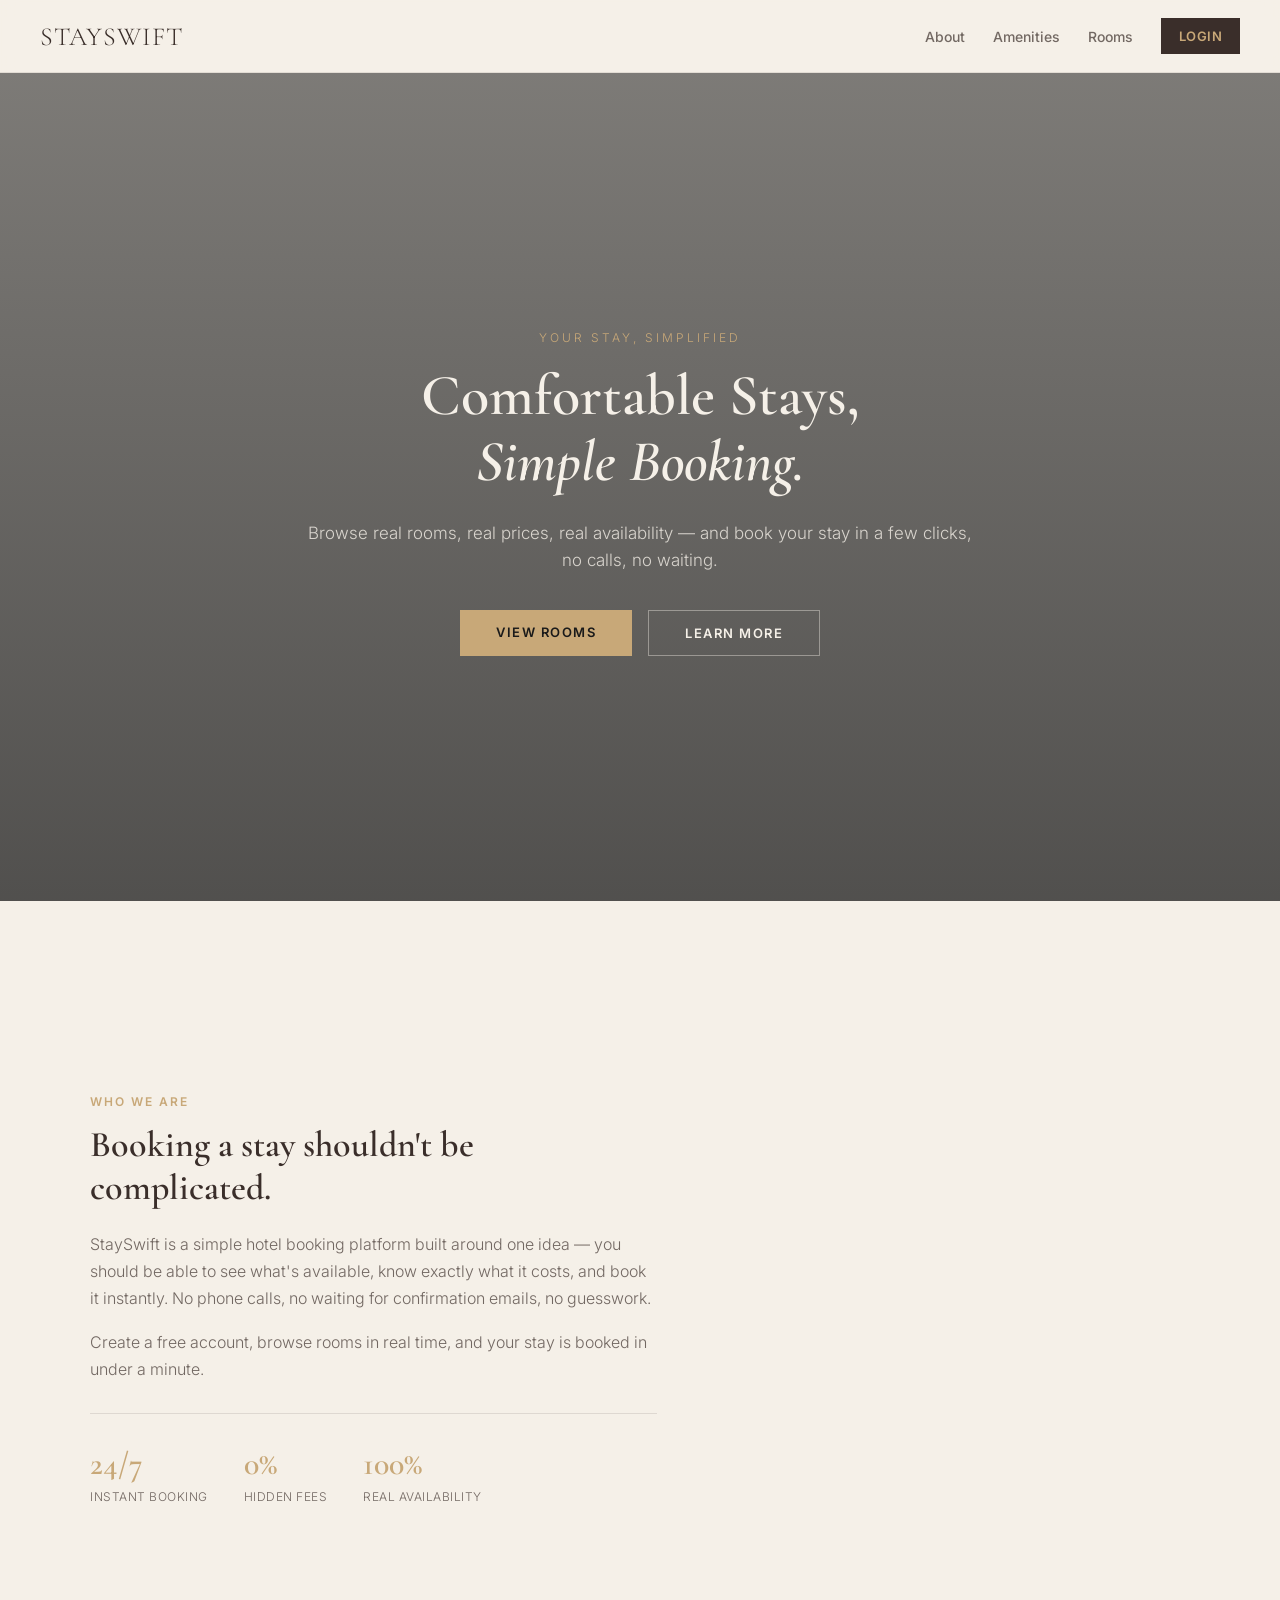
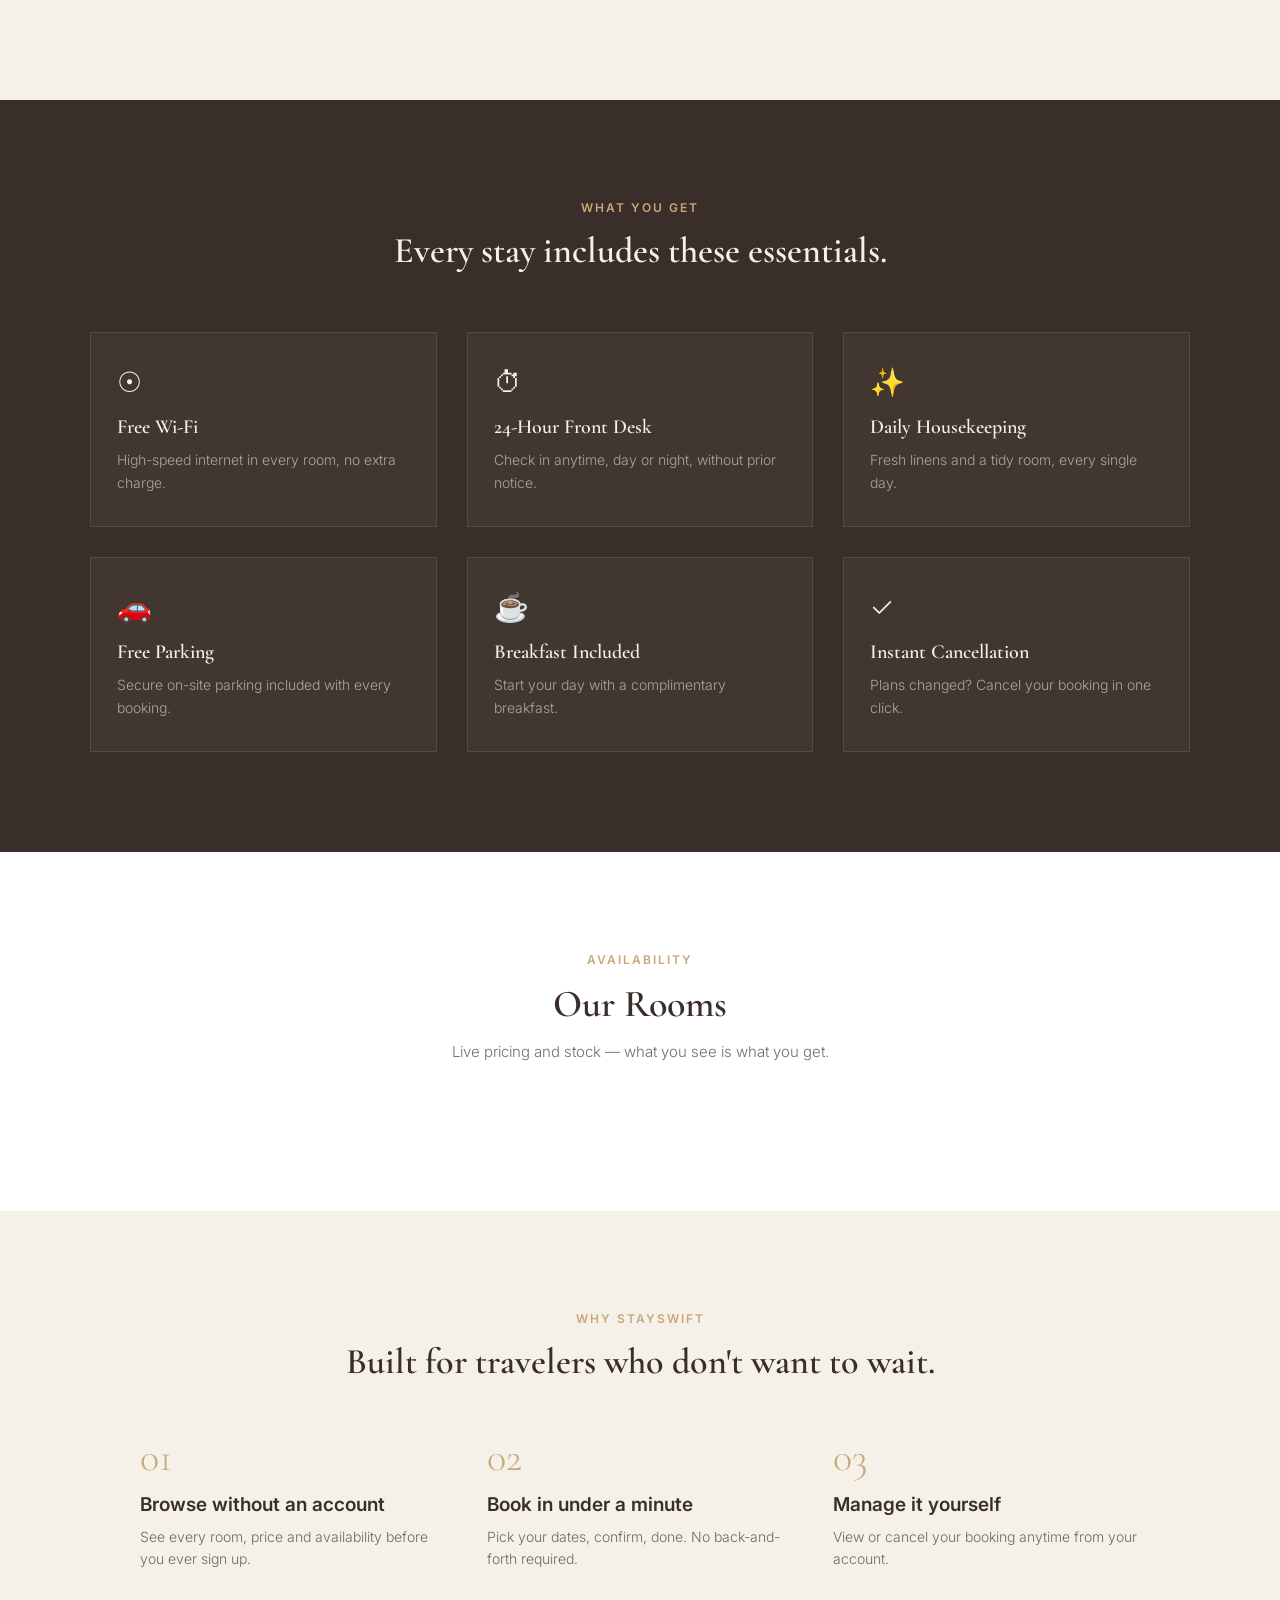
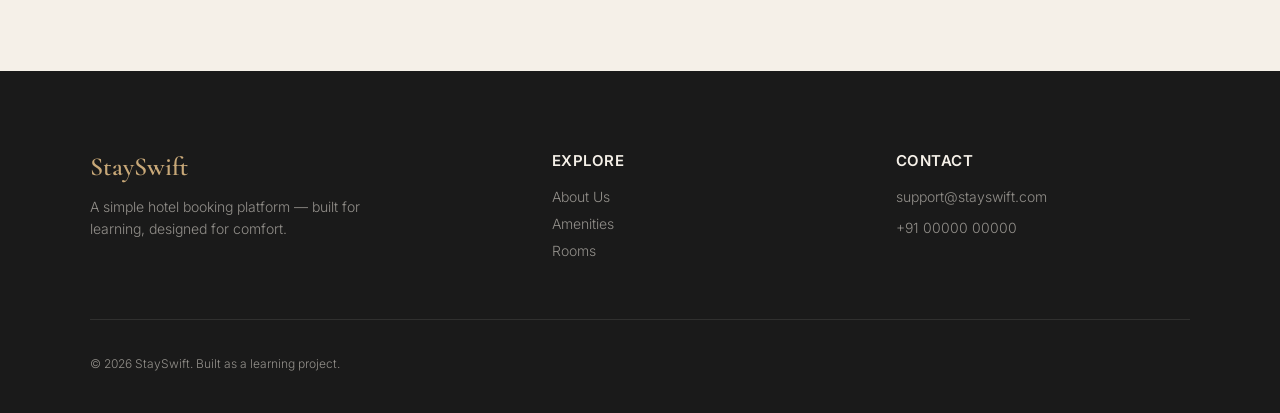
<file: src/main/resources/static/index.html>
<!DOCTYPE html>
<html lang="en" class="scroll-smooth">
<head>
    <meta charset="UTF-8">
    <meta name="viewport" content="width=device-width, initial-scale=1.0">
    <title>StaySwift | Comfortable Stays, Simple Booking</title>
    <link rel="preconnect" href="https://fonts.googleapis.com">
    <link rel="preconnect" href="https://fonts.gstatic.com" crossorigin>
    <link href="https://fonts.googleapis.com/css2?family=Cormorant+Garamond:wght@400;500;600;700&family=Inter:wght@300;400;500;600&display=swap" rel="stylesheet">
    <link rel="stylesheet" href="style.css">
</head>
<body>

<nav class="navbar">
    <a href="index.html" class="brand">StaySwift</a>
    <div class="nav-links">
        <a href="#about">About</a>
        <a href="#amenities">Amenities</a>
        <a href="#rooms">Rooms</a>
        <span id="navLinks"></span>
    </div>
</nav>

<header class="hero">
    <div class="hero-bg"></div>
    <div class="hero-overlay"></div>
    <div class="hero-content">
        <p class="hero-eyebrow">Your stay, simplified</p>
        <h1>Comfortable Stays,<br><span class="italic">Simple Booking.</span></h1>
        <p class="hero-sub">Browse real rooms, real prices, real availability — and book your stay in a few clicks, no calls, no waiting.</p>
        <div class="hero-actions">
            <a href="#rooms" class="btn-primary">View Rooms</a>
            <a href="#about" class="btn-outline">Learn More</a>
        </div>
    </div>
</header>

<section id="about" class="about">
    <div class="about-grid">
        <div class="about-text">
            <span class="eyebrow">Who we are</span>
            <h2>Booking a stay shouldn't be complicated.</h2>
            <p>StaySwift is a simple hotel booking platform built around one idea — you should
                be able to see what's available, know exactly what it costs, and book it instantly.
                No phone calls, no waiting for confirmation emails, no guesswork.</p>
            <p>Create a free account, browse rooms in real time, and your stay is booked in
                under a minute.</p>
            <div class="about-stats">
                <div class="stat">
                    <h3>24/7</h3>
                    <p>Instant Booking</p>
                </div>
                <div class="stat">
                    <h3>0%</h3>
                    <p>Hidden Fees</p>
                </div>
                <div class="stat">
                    <h3>100%</h3>
                    <p>Real Availability</p>
                </div>
            </div>
        </div>
        <div class="about-image">
            <div class="about-image-box"></div>
        </div>
    </div>
</section>

<section id="amenities" class="amenities">
    <div class="amenities-header">
        <span class="eyebrow">What you get</span>
        <h2>Every stay includes these essentials.</h2>
    </div>

    <div class="amenities-grid">
        <div class="amenity-card">
            <div class="amenity-icon">&#9737;</div>
            <h3>Free Wi-Fi</h3>
            <p>High-speed internet in every room, no extra charge.</p>
        </div>
        <div class="amenity-card">
            <div class="amenity-icon">&#9201;</div>
            <h3>24-Hour Front Desk</h3>
            <p>Check in anytime, day or night, without prior notice.</p>
        </div>
        <div class="amenity-card">
            <div class="amenity-icon">&#10024;</div>
            <h3>Daily Housekeeping</h3>
            <p>Fresh linens and a tidy room, every single day.</p>
        </div>
        <div class="amenity-card">
            <div class="amenity-icon">&#128663;</div>
            <h3>Free Parking</h3>
            <p>Secure on-site parking included with every booking.</p>
        </div>
        <div class="amenity-card">
            <div class="amenity-icon">&#9749;</div>
            <h3>Breakfast Included</h3>
            <p>Start your day with a complimentary breakfast.</p>
        </div>
        <div class="amenity-card">
            <div class="amenity-icon">&#10003;</div>
            <h3>Instant Cancellation</h3>
            <p>Plans changed? Cancel your booking in one click.</p>
        </div>
    </div>
</section>

<section id="rooms" class="rooms-section">
    <div class="rooms-header">
        <span class="eyebrow">Availability</span>
        <h2>Our Rooms</h2>
        <p>Live pricing and stock — what you see is what you get.</p>
    </div>

    <div id="roomsList" class="rooms-grid">
        <!-- rooms loaded here by JS -->
    </div>
</section>

<section class="why">
    <div class="why-inner">
        <span class="eyebrow">Why StaySwift</span>
        <h2>Built for travelers who don't want to wait.</h2>
        <div class="why-grid">
            <div class="why-item">
                <span class="why-number">01</span>
                <h4>Browse without an account</h4>
                <p>See every room, price and availability before you ever sign up.</p>
            </div>
            <div class="why-item">
                <span class="why-number">02</span>
                <h4>Book in under a minute</h4>
                <p>Pick your dates, confirm, done. No back-and-forth required.</p>
            </div>
            <div class="why-item">
                <span class="why-number">03</span>
                <h4>Manage it yourself</h4>
                <p>View or cancel your booking anytime from your account.</p>
            </div>
        </div>
    </div>
</section>

<footer class="footer">
    <div class="footer-grid">
        <div class="footer-brand">
            <h3>StaySwift</h3>
            <p>A simple hotel booking platform — built for learning, designed for comfort.</p>
        </div>
        <div class="footer-col">
            <h4>Explore</h4>
            <a href="#about">About Us</a>
            <a href="#amenities">Amenities</a>
            <a href="#rooms">Rooms</a>
        </div>
        <div class="footer-col">
            <h4>Contact</h4>
            <p>support@stayswift.com</p>
            <p>+91 00000 00000</p>
        </div>
    </div>
    <div class="footer-bottom">
        <p>&copy; 2026 StaySwift. Built as a learning project.</p>
    </div>
</footer>

<div id="bookingModal" class="modal" style="display:none;">
    <div class="modal-content">
        <h2>Book Room</h2>
        <p id="modalRoomType"></p>
        <input type="hidden" id="modalRoomId">

        <label>Check-In Date</label>
        <input type="date" id="checkInDate">

        <label>Check-Out Date</label>
        <input type="date" id="checkOutDate">

        <button onclick="confirmBooking()">Confirm Booking</button>
        <button onclick="closeModal()" class="secondary">Cancel</button>
        <p id="bookingMsg" class="message"></p>
    </div>
</div>

<script src="script.js"></script>
</body>
</html>
</file>
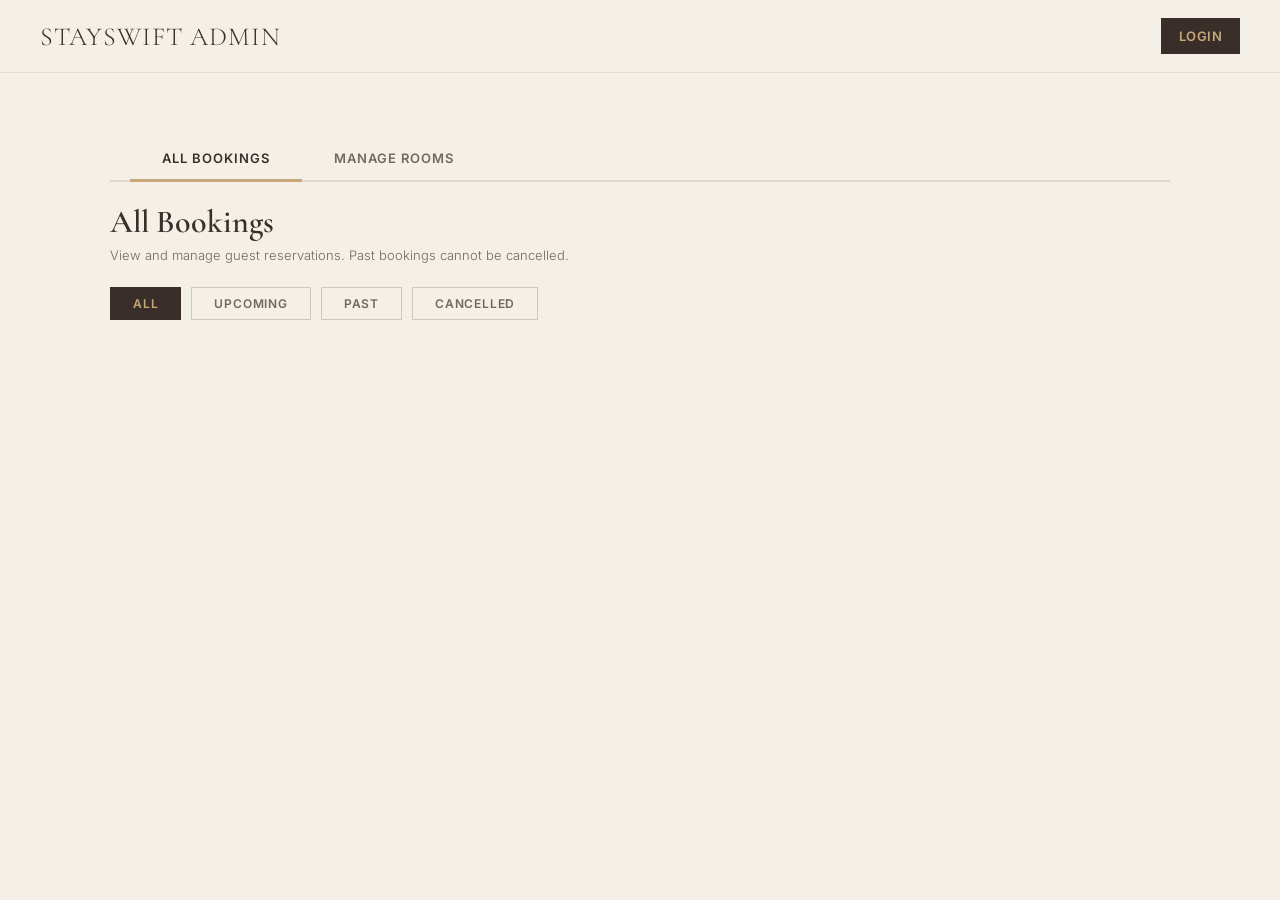
<file: src/main/resources/static/admin.html>
<!DOCTYPE html>
<html lang="en">
<head>
    <meta charset="UTF-8">
    <title>StaySwift - Admin</title>
    <link rel="preconnect" href="https://fonts.googleapis.com">
    <link href="https://fonts.googleapis.com/css2?family=Cormorant+Garamond:wght@400;500;600;700&family=Inter:wght@300;400;500;600&display=swap" rel="stylesheet">
    <link rel="stylesheet" href="style.css">
    <style>
        :root {
            --cream: #F5F0E8;
            --brown: #3A2E2A;
            --brown-soft: rgba(58, 46, 42, 0.7);
            --gold: #C8A878;
        }

        body { min-height: 100vh; position: relative; }

        .admin-bg {
            position: fixed;
            inset: 0;
            background-image: url('https://images.unsplash.com/photo-1566073771259-6a8506099945?q=80&w=2400&auto=format&fit=crop');
            background-size: cover;
            background-position: center;
            z-index: 0;
        }

        .admin-bg-overlay {
            position: fixed;
            inset: 0;
            background: rgba(245, 240, 232, 0.92);
            z-index: 1;
        }

        .navbar, .admin-wrapper { position: relative; z-index: 2; }

        /* Tabs */
        .admin-tabs {
            display: flex;
            max-width: 1100px;
            margin: 32px auto 0;
            padding: 0 20px;
            border-bottom: 2px solid rgba(58,46,42,0.12);
        }

        .tab-btn {
            padding: 13px 32px;
            background: transparent;
            border: none;
            border-bottom: 3px solid transparent;
            margin-bottom: -2px;
            font-family: 'Inter', sans-serif;
            font-size: 13px;
            font-weight: 600;
            text-transform: uppercase;
            letter-spacing: 1px;
            color: var(--brown-soft);
            cursor: pointer;
            transition: color 0.2s, border-color 0.2s;
        }

        .tab-btn:hover { color: var(--brown); }
        .tab-btn.active { color: var(--brown); border-bottom: 3px solid var(--gold); }

        .tab-panel { display: none; }
        .tab-panel.active { display: block; }

        .admin-wrapper {
            max-width: 1100px;
            margin: 0 auto;
            padding: 32px 20px 60px;
        }

        .section-heading {
            font-family: 'Cormorant Garamond', serif;
            font-size: 32px;
            color: var(--brown);
            margin: 0 0 6px;
        }

        .section-sub { font-size: 13px; color: var(--brown-soft); margin: 0 0 24px; }

        /* Add room card */
        .add-room-card {
            background: #fff;
            border: 1px solid rgba(58,46,42,0.1);
            padding: 32px 36px;
            max-width: 520px;
            margin-bottom: 48px;
            box-shadow: 0 4px 20px rgba(58,46,42,0.06);
        }

        .add-room-card h3 {
            font-family: 'Cormorant Garamond', serif;
            font-size: 24px;
            color: var(--brown);
            margin: 0 0 20px;
        }

        .input-label {
            display: block;
            font-size: 11px;
            text-transform: uppercase;
            letter-spacing: 0.8px;
            color: var(--brown-soft);
            margin-bottom: 5px;
            margin-top: 14px;
            font-weight: 500;
        }

        .add-room-card input {
            width: 100%;
            padding: 10px 12px;
            border: 1px solid rgba(58,46,42,0.18);
            background: var(--cream);
            font-family: 'Inter', sans-serif;
            font-size: 14px;
            color: var(--brown);
            box-sizing: border-box;
            outline: none;
            transition: border-color 0.2s;
        }

        .add-room-card input:focus { border-color: var(--gold); }

        .add-room-card button {
            width: 100%;
            margin-top: 20px;
            padding: 12px;
            background: var(--brown);
            color: var(--gold);
            border: none;
            text-transform: uppercase;
            letter-spacing: 1.5px;
            font-size: 12px;
            font-weight: 600;
            cursor: pointer;
            font-family: 'Inter', sans-serif;
            transition: 0.25s;
        }

        .add-room-card button:hover { background: var(--gold); color: var(--brown); }

        .add-room-msg { font-size: 13px; margin-top: 12px; min-height: 18px; }

        /* Room cards */
        .rooms-grid {
            display: grid;
            grid-template-columns: repeat(auto-fill, minmax(280px, 1fr));
            gap: 24px;
        }

        .room-card {
            background: #fff;
            border: 1px solid rgba(58,46,42,0.08);
            padding: 24px;
            box-shadow: 0 4px 16px rgba(58,46,42,0.05);
        }

        .room-card h3 {
            font-family: 'Cormorant Garamond', serif;
            font-size: 22px;
            color: var(--brown);
            margin: 0 0 8px;
        }

        .room-card p { font-size: 14px; color: var(--brown-soft); margin: 4px 0; }

        .room-card .price {
            font-family: 'Cormorant Garamond', serif;
            font-size: 20px;
            color: var(--brown);
            font-weight: 600;
            margin-top: 10px;
        }

        .room-card .stock {
            color: #3f7d3f;
            font-size: 12px;
            font-weight: 600;
            text-transform: uppercase;
            letter-spacing: 0.5px;
        }

        /* Booking filters */
        .booking-filters {
            display: flex;
            gap: 10px;
            margin-bottom: 24px;
            flex-wrap: wrap;
        }

        .filter-btn {
            padding: 8px 22px;
            border: 1px solid rgba(58,46,42,0.2);
            background: transparent;
            font-family: 'Inter', sans-serif;
            font-size: 12px;
            font-weight: 600;
            text-transform: uppercase;
            letter-spacing: 0.8px;
            color: var(--brown-soft);
            cursor: pointer;
            transition: 0.2s;
        }

        .filter-btn:hover { background: var(--cream); color: var(--brown); }
        .filter-btn.active { background: var(--brown); color: var(--gold); border-color: var(--brown); }

        /* Booking cards */
        .bookings-grid {
            display: grid;
            grid-template-columns: repeat(auto-fill, minmax(300px, 1fr));
            gap: 20px;
        }

        .booking-card {
            background: #fff;
            border: 1px solid rgba(58,46,42,0.08);
            padding: 22px 24px;
            box-shadow: 0 4px 16px rgba(58,46,42,0.05);
        }

        .booking-card h3 {
            font-family: 'Cormorant Garamond', serif;
            font-size: 20px;
            color: var(--brown);
            margin: 0 0 10px;
        }

        .booking-card p { font-size: 13px; color: var(--brown-soft); margin: 4px 0; }

        .booking-badge {
            display: inline-block;
            font-size: 10px;
            font-weight: 700;
            text-transform: uppercase;
            letter-spacing: 0.8px;
            padding: 3px 10px;
            margin-bottom: 10px;
        }

        .badge-upcoming  { background: #eaf4ea; color: #3f7d3f; }
        .badge-past      { background: #f0f0f0; color: #888; }
        .badge-cancelled { background: #fbeaea; color: #a13b3b; }

        .status-confirmed { color: #3f7d3f; font-weight: 700; text-transform: uppercase; font-size: 11px; }
        .status-cancelled { color: #a13b3b; font-weight: 700; text-transform: uppercase; font-size: 11px; }
        .status-past      { color: #888;    font-weight: 700; text-transform: uppercase; font-size: 11px; }

        .delete-btn {
            width: 100%;
            margin-top: 14px;
            padding: 10px;
            background: #a13b3b;
            color: #fff;
            border: none;
            text-transform: uppercase;
            letter-spacing: 1px;
            font-size: 11px;
            font-weight: 600;
            cursor: pointer;
            font-family: 'Inter', sans-serif;
            transition: 0.2s;
        }

        .delete-btn:hover { background: #7d2c2c; }

        .no-data {
            grid-column: 1/-1;
            text-align: center;
            padding: 60px 20px;
            color: var(--brown-soft);
            font-size: 15px;
        }
    </style>
</head>
<body>

<div class="admin-bg"></div>
<div class="admin-bg-overlay"></div>

<nav class="navbar">
    <a href="admin.html" class="brand">StaySwift Admin</a>
    <div class="nav-links">
        <span id="navLinks"></span>
    </div>
</nav>

<div class="admin-wrapper">

    <div class="admin-tabs">
        <button class="tab-btn active" onclick="switchTab('bookings', this)">All Bookings</button>
        <button class="tab-btn" onclick="switchTab('rooms', this)">Manage Rooms</button>
    </div>

    <!-- ══ BOOKINGS TAB ══ -->
    <div id="tab-bookings" class="tab-panel active">
        <br>
        <h2 class="section-heading">All Bookings</h2>
        <p class="section-sub">View and manage guest reservations. Past bookings cannot be cancelled.</p>

        <div class="booking-filters">
            <button class="filter-btn active" onclick="filterBookings('all', this)">All</button>
            <button class="filter-btn" onclick="filterBookings('upcoming', this)">Upcoming</button>
            <button class="filter-btn" onclick="filterBookings('past', this)">Past</button>
            <button class="filter-btn" onclick="filterBookings('cancelled', this)">Cancelled</button>
        </div>

        <div id="adminBookingsList" class="bookings-grid"></div>
    </div>

    <!-- ══ ROOMS TAB ══ -->
    <div id="tab-rooms" class="tab-panel">
        <br>
        <h2 class="section-heading">Manage Rooms</h2>
        <p class="section-sub">Add new room types and view current inventory.</p>

        <div class="add-room-card">
            <h3>Add New Room</h3>
            <label class="input-label">Room Type</label>
            <input type="text" id="roomType" placeholder="e.g. Deluxe Suite">
            <label class="input-label">Description</label>
            <input type="text" id="roomDescription" placeholder="Short description of the room">
            <label class="input-label">Price Per Night (₹)</label>
            <input type="number" id="roomPrice" placeholder="e.g. 3500">
            <label class="input-label">Total Rooms (Quantity)</label>
            <input type="number" id="roomQuantity" placeholder="e.g. 10">
            <button onclick="addRoom()">Add Room</button>
            <p id="addRoomMsg" class="add-room-msg"></p>
        </div>

        <h3 style="font-family:'Cormorant Garamond',serif;font-size:22px;color:var(--brown);margin:0 0 16px;">Current Inventory</h3>
        <div id="adminRoomsList" class="rooms-grid"></div>
    </div>

</div>

<script src="script.js"></script>
<script>
    // All bookings stored here after fetch
    let allBookingsData = [];
    let currentFilter = 'all';

    // Tab switching
    function switchTab(name, btn) {
        document.querySelectorAll('.tab-panel').forEach(p => p.classList.remove('active'));
        document.querySelectorAll('.tab-btn').forEach(b => b.classList.remove('active'));
        document.getElementById('tab-' + name).classList.add('active');
        btn.classList.add('active');
    }

    // Filter bookings by type
    function filterBookings(type, btn) {
        currentFilter = type;
        document.querySelectorAll('.filter-btn').forEach(b => b.classList.remove('active'));
        btn.classList.add('active');
        renderBookings();
    }

    // Render based on current filter
    function renderBookings() {
        const list = document.getElementById('adminBookingsList');
        const today = new Date().toISOString().split('T')[0];

        let filtered = allBookingsData;

        if (currentFilter === 'upcoming') {
            filtered = allBookingsData.filter(b => b.checkInDate >= today && b.status === 'CONFIRMED');
        } else if (currentFilter === 'past') {
            filtered = allBookingsData.filter(b => b.checkOutDate < today);
        } else if (currentFilter === 'cancelled') {
            filtered = allBookingsData.filter(b => b.status === 'CANCELLED');
        }

        list.innerHTML = '';

        if (filtered.length === 0) {
            list.innerHTML = '<p class="no-data">No bookings found.</p>';
            return;
        }

        filtered.forEach(booking => {
            const isPast      = booking.checkOutDate < today;
            const isCancelled = booking.status === 'CANCELLED';
            const isUpcoming  = !isPast && !isCancelled;

            const badgeClass  = isCancelled ? 'badge-cancelled' : isPast ? 'badge-past' : 'badge-upcoming';
            const badgeText   = isCancelled ? 'Cancelled' : isPast ? 'Past' : 'Upcoming';
            const statusClass = isCancelled ? 'status-cancelled' : isPast ? 'status-past' : 'status-confirmed';
            const statusText  = isCancelled ? 'Cancelled' : isPast ? 'Completed' : 'Confirmed';

            // Only upcoming confirmed bookings can be cancelled
            const cancelBtn = isUpcoming
                ? `<button class="delete-btn" onclick="adminCancelBooking(${booking.id})">Cancel Booking</button>`
                : '';

            list.innerHTML += `
                <div class="booking-card">
                    <span class="booking-badge ${badgeClass}">${badgeText}</span>
                    <h3>${booking.room.roomType}</h3>
                    <p>Booked by: <strong>${booking.email}</strong></p>
                    <p>Check-In: ${booking.checkInDate}</p>
                    <p>Check-Out: ${booking.checkOutDate}</p>
                    <p>Total: ₹${booking.totalAmount}</p>
                    <p class="${statusClass}" style="margin-top:8px;">${statusText}</p>
                    ${cancelBtn}
                </div>
            `;
        });
    }

    // Fetch all bookings and store in allBookingsData, then render
    async function fetchAndRenderBookings() {
        const token = localStorage.getItem('token');
        try {
            const response = await fetch("http://localhost:8080/admin/bookings", {
                headers: { 'Authorization': 'Bearer ' + token }
            });
            allBookingsData = await response.json();
            renderBookings();
        } catch (err) {
            console.log('Error loading bookings', err);
        }
    }

    // After adminCancelBooking (from script.js) runs, re-fetch so UI updates
    const _origAdminCancel = adminCancelBooking;
    async function adminCancelBooking(bookingId) {
        const token = localStorage.getItem('token');
        if (!confirm('Are you sure you want to cancel this booking?')) return;
        try {
            const response = await fetch("http://localhost:8080/admin/bookings/" + bookingId + "/cancel", {
                method: 'PUT',
                headers: { 'Authorization': 'Bearer ' + token }
            });
            if (response.ok) {
                alert('Booking cancelled successfully.');
                fetchAndRenderBookings();
            } else {
                const data = await response.text();
                alert(data);
            }
        } catch (err) {
            alert('Something went wrong.');
        }
    }

    // On page load
    fetchAndRenderBookings();
</script>
</body>
</html>
</file>
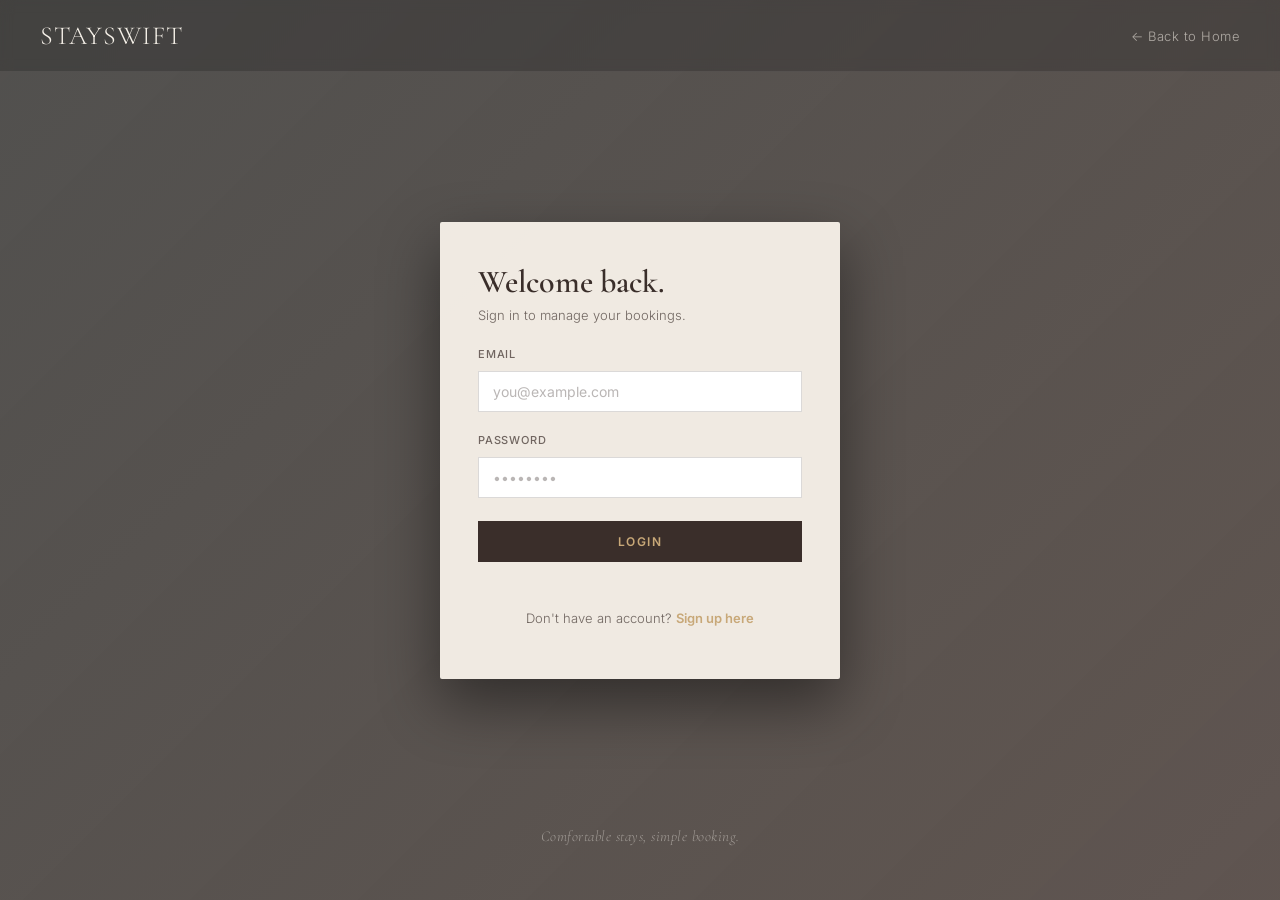
<file: src/main/resources/static/login.html>
<!DOCTYPE html>
<html lang="en">
<head>
    <meta charset="UTF-8">
    <title>StaySwift - Login</title>
    <link rel="preconnect" href="https://fonts.googleapis.com">
    <link href="https://fonts.googleapis.com/css2?family=Cormorant+Garamond:wght@400;500;600;700&family=Inter:wght@300;400;500;600&display=swap" rel="stylesheet">
    <link rel="stylesheet" href="style.css">
    <style>
        /* ── Full-screen background ── */
        .login-page {
            min-height: 100vh;
            position: relative;
            display: flex;
            align-items: center;
            justify-content: center;
        }

        .login-bg {
            position: fixed;
            inset: 0;
            background-image: url('https://images.unsplash.com/photo-1611892440504-42a792e24d32?q=80&w=2400&auto=format&fit=crop');
            background-size: cover;
            background-position: center;
            z-index: 0;
        }

        .login-overlay {
            position: fixed;
            inset: 0;
            background: linear-gradient(135deg, rgba(26,26,26,0.75) 0%, rgba(58,46,42,0.80) 100%);
            z-index: 1;
        }

        /* ── Brand header on top ── */
        .login-brand {
            position: fixed;
            top: 0;
            left: 0;
            right: 0;
            z-index: 10;
            padding: 20px 40px;
            display: flex;
            align-items: center;
            justify-content: space-between;
            background: rgba(26,26,26,0.25);
            backdrop-filter: blur(6px);
            border-bottom: 1px solid rgba(245,240,232,0.08);
        }

        .login-brand a.brand-name {
            font-family: 'Cormorant Garamond', serif;
            font-size: 26px;
            color: var(--cream);
            text-transform: uppercase;
            letter-spacing: 1px;
            text-decoration: none;
        }

        .login-brand a.back-link {
            font-size: 13px;
            color: rgba(245,240,232,0.6);
            text-decoration: none;
            letter-spacing: 0.5px;
            transition: color 0.2s;
        }

        .login-brand a.back-link:hover { color: var(--gold); }

        /* ── Card override for dark bg ── */
        .login-page .container {
            position: relative;
            z-index: 5;
            margin: 0;
            padding: 20px;
            width: 100%;
            max-width: 440px;
        }

        .login-page .card {
            background: rgba(245, 240, 232, 0.97);
            border: none;
            border-radius: 2px;
            padding: 40px 38px;
            box-shadow: 0 24px 60px rgba(0,0,0,0.45);
            margin: 0;
            max-width: 100%;
        }

        .login-page .card h2 {
            font-size: 32px;
            color: var(--brown);
            margin-bottom: 6px;
        }

        .login-page .card .subtitle {
            font-size: 13px;
            color: var(--brown-soft);
            margin-bottom: 24px;
            margin-top: 0;
        }

        .login-page .card input,
        .login-page .card select {
            width: 100%;
            padding: 11px 14px;
            margin: 7px 0;
            border: 1px solid rgba(58,46,42,0.18);
            background: #fff;
            font-family: 'Inter', sans-serif;
            font-size: 14px;
            color: var(--brown);
            outline: none;
            transition: border-color 0.2s;
            box-sizing: border-box;
        }

        .login-page .card input:focus,
        .login-page .card select:focus {
            border-color: var(--gold);
        }

        .login-page .card input::placeholder {
            color: rgba(58,46,42,0.35);
        }

        .login-page .card button {
            width: 100%;
            padding: 13px;
            margin-top: 16px;
            background: var(--brown);
            color: var(--gold);
            border: none;
            text-transform: uppercase;
            letter-spacing: 1.5px;
            font-size: 12px;
            font-weight: 600;
            cursor: pointer;
            transition: 0.25s;
            font-family: 'Inter', sans-serif;
        }

        .login-page .card button:hover {
            background: var(--gold);
            color: var(--brown);
        }

        .login-page .card .switch-text {
            font-size: 13px;
            color: var(--brown-soft);
            margin-top: 18px;
            text-align: center;
        }

        .login-page .card .switch-text a {
            color: var(--gold);
            font-weight: 600;
            text-decoration: none;
        }

        .login-page .card .switch-text a:hover {
            text-decoration: underline;
        }

        .login-page .message {
            font-size: 13px;
            margin-top: 12px;
            text-align: center;
            min-height: 18px;
        }

        /* Divider between label and input group */
        .input-label {
            display: block;
            font-size: 11px;
            text-transform: uppercase;
            letter-spacing: 0.8px;
            color: var(--brown-soft);
            margin-top: 14px;
            margin-bottom: 3px;
            font-weight: 500;
        }

        /* Quote on the overlay */
        .login-quote {
            position: fixed;
            bottom: 40px;
            left: 50%;
            transform: translateX(-50%);
            z-index: 3;
            text-align: center;
            color: rgba(245,240,232,0.45);
            font-family: 'Cormorant Garamond', serif;
            font-size: 15px;
            font-style: italic;
            white-space: nowrap;
            letter-spacing: 0.5px;
        }
    </style>
</head>
<body>

<!-- Background layers -->
<div class="login-bg"></div>
<div class="login-overlay"></div>

<!-- Top bar -->
<div class="login-brand">
    <a href="index.html" class="brand-name">StaySwift</a>
    <a href="index.html" class="back-link">← Back to Home</a>
</div>

<!-- Centered form -->
<div class="login-page">
    <div class="container">

        <!-- LOGIN CARD -->
        <div class="card" id="loginCard">
            <h2>Welcome back.</h2>
            <p class="subtitle">Sign in to manage your bookings.</p>

            <label class="input-label">Email</label>
            <input type="email" id="loginEmail" placeholder="you@example.com">

            <label class="input-label">Password</label>
            <input type="password" id="loginPassword" placeholder="••••••••">

            <button onclick="loginUser()">Login</button>
            <p id="loginMsg" class="message" style="color:#a13b3b;"></p>

            <p class="switch-text">Don't have an account? <a href="#" onclick="showSignup()">Sign up here</a></p>
        </div>

        <!-- SIGNUP CARD -->
        <div class="card" id="signupCard" style="display:none;">
            <h2>Create account.</h2>
            <p class="subtitle">Book your stay in under a minute.</p>

            <label class="input-label">Email</label>
            <input type="email" id="signupEmail" placeholder="you@example.com">

            <label class="input-label">Password</label>
            <input type="password" id="signupPassword" placeholder="••••••••">

            <label class="input-label">Role</label>
            <select id="signupRole">
                <option value="USER">USER</option>
                <option value="ADMIN">ADMIN</option>
            </select>

            <button onclick="signupUser()">Create Account</button>
            <p id="signupMsg" class="message"></p>

            <p class="switch-text">Already have an account? <a href="#" onclick="showLogin()">Login here</a></p>
        </div>

    </div>
</div>

<!-- Bottom quote -->
<p class="login-quote">Comfortable stays, simple booking.</p>

<script src="script.js"></script>
</body>
</html>
</file>
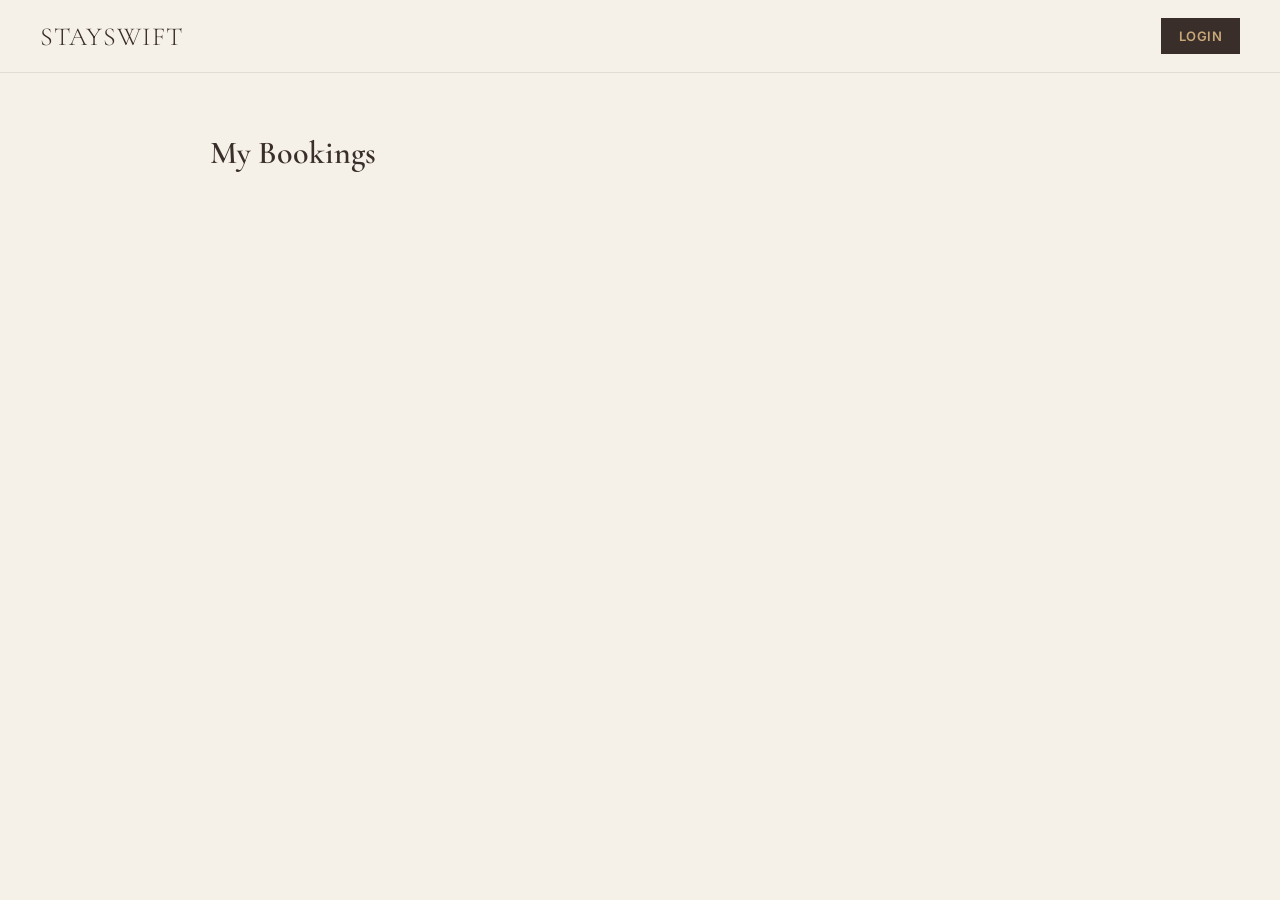
<file: src/main/resources/static/my-bookings.html>
<!DOCTYPE html>
<html lang="en">
<head>
    <meta charset="UTF-8">
    <title>StaySwift - My Bookings</title>
    <link rel="preconnect" href="https://fonts.googleapis.com">
    <link href="https://fonts.googleapis.com/css2?family=Cormorant+Garamond:wght@400;500;600;700&family=Inter:wght@300;400;500;600&display=swap" rel="stylesheet">
    <link rel="stylesheet" href="style.css">
</head>
<body>

<nav class="navbar">
    <a href="index.html" class="brand">StaySwift</a>
    <div class="nav-links">
        <span id="navLinks"></span>
    </div>
</nav>

<div class="container">
    <h1>My Bookings</h1>

    <div id="bookingsList">
        <!-- bookings will be loaded here by JS -->
    </div>
</div>

<script src="script.js"></script>
</body>
</html>
</file>
<file: src/main/resources/static/style.css>
:root {
    --cream: #F5F0E8;
    --brown: #3A2E2A;
    --brown-soft: rgba(58, 46, 42, 0.7);
    --gold: #C8A878;
    --ink: #1A1A1A;
}

* { box-sizing: border-box; }

body {
    margin: 0;
    background: var(--cream);
    color: var(--brown);
    font-family: 'Inter', sans-serif;
    font-weight: 300;
}

h1, h2, h3, h4 {
    font-family: 'Cormorant Garamond', serif;
    font-weight: 600;
    margin: 0;
}

.italic { font-style: italic; }
a { text-decoration: none; }

/* ============ NAVBAR ============ */

.navbar {
    position: sticky;
    top: 0;
    z-index: 50;
    background: rgba(245, 240, 232, 0.92);
    backdrop-filter: blur(8px);
    border-bottom: 1px solid rgba(58, 46, 42, 0.1);
    display: flex;
    justify-content: space-between;
    align-items: center;
    padding: 18px 40px;
}

.navbar .brand {
    font-family: 'Cormorant Garamond', serif;
    font-size: 26px;
    color: var(--brown);
    text-transform: uppercase;
    letter-spacing: 1px;
}

.nav-links { display: flex; align-items: center; gap: 28px; }

.nav-links a {
    color: var(--brown-soft);
    font-size: 14px;
    font-weight: 500;
    transition: color 0.2s;
}

.nav-links a:hover { color: var(--gold); }

#navLinks { display: flex; gap: 16px; }

#navLinks a {
    color: var(--gold);
    font-size: 13px;
    text-transform: uppercase;
    letter-spacing: 0.5px;
    font-weight: 600;
    padding: 10px 18px;
    background: var(--brown);
    transition: 0.25s;
}

#navLinks a:hover { background: var(--gold); color: var(--brown); }

/* ============ HERO ============ */

.hero {
    position: relative;
    min-height: 92vh;
    display: flex;
    align-items: center;
    justify-content: center;
    overflow: hidden;
}

.hero-bg {
    position: absolute;
    inset: 0;
    background-image: url('https://images.unsplash.com/photo-1542314831-068cd1dbfeeb?q=80&w=2400&auto=format&fit=crop');
    background-size: cover;
    background-position: center;
}

.hero-overlay {
    position: absolute;
    inset: 0;
    background: linear-gradient(180deg, rgba(26,26,26,0.55) 0%, rgba(26,26,26,0.75) 100%);
}

.hero-content {
    position: relative;
    z-index: 2;
    text-align: center;
    max-width: 720px;
    padding: 0 24px;
}

.hero-eyebrow {
    color: var(--gold);
    text-transform: uppercase;
    letter-spacing: 3px;
    font-size: 12px;
    margin-bottom: 18px;
}

.hero h1 {
    color: var(--cream);
    font-size: 58px;
    line-height: 1.15;
    margin-bottom: 24px;
}

.hero-sub {
    color: rgba(245,240,232,0.8);
    font-size: 17px;
    margin-bottom: 36px;
    line-height: 1.6;
}

.hero-actions { display: flex; gap: 16px; justify-content: center; flex-wrap: wrap; }

.btn-primary {
    display: inline-block;
    background: var(--gold);
    color: var(--ink);
    padding: 14px 36px;
    text-transform: uppercase;
    letter-spacing: 1.5px;
    font-size: 13px;
    font-weight: 600;
    transition: 0.3s;
}

.btn-primary:hover { background: var(--cream); }

.btn-outline {
    display: inline-block;
    background: transparent;
    color: var(--cream);
    border: 1px solid rgba(245,240,232,0.4);
    padding: 14px 36px;
    text-transform: uppercase;
    letter-spacing: 1.5px;
    font-size: 13px;
    font-weight: 600;
    transition: 0.3s;
}

.btn-outline:hover { background: rgba(245,240,232,0.1); }

/* ============ ABOUT ============ */

.about { padding: 110px 40px; background: var(--cream); }

.about-grid {
    max-width: 1100px;
    margin: 0 auto;
    display: grid;
    grid-template-columns: 1.1fr 0.9fr;
    gap: 70px;
    align-items: center;
}

.eyebrow {
    display: block;
    color: var(--gold);
    text-transform: uppercase;
    letter-spacing: 2px;
    font-size: 12px;
    font-weight: 600;
    margin-bottom: 14px;
}

.about-text h2 { font-size: 36px; margin-bottom: 22px; color: var(--brown); }

.about-text p {
    color: var(--brown-soft);
    line-height: 1.7;
    font-size: 16px;
    margin-bottom: 16px;
}

.about-stats {
    display: flex;
    gap: 36px;
    margin-top: 30px;
    padding-top: 30px;
    border-top: 1px solid rgba(58,46,42,0.12);
}

.stat h3 { font-size: 32px; color: var(--gold); }
.stat p { font-size: 12px; text-transform: uppercase; letter-spacing: 0.5px; color: var(--brown-soft); margin: 4px 0 0; }

.about-image-box {
    width: 100%;
    aspect-ratio: 4/5;
    background-image: url('https://images.unsplash.com/photo-1582719478250-c89cae4dc85b?q=80&w=1600&auto=format&fit=crop');
    background-size: cover;
    background-position: center;
}

/* ============ AMENITIES ============ */

.amenities { padding: 100px 40px; background: var(--brown); color: var(--cream); }

.amenities-header { text-align: center; max-width: 600px; margin: 0 auto 60px; }
.amenities-header h2 { font-size: 36px; color: var(--cream); }
.amenities-header .eyebrow { color: var(--gold); }

.amenities-grid {
    display: grid;
    grid-template-columns: repeat(auto-fit, minmax(260px, 1fr));
    gap: 30px;
    max-width: 1100px;
    margin: 0 auto;
}

.amenity-card {
    background: rgba(245,240,232,0.04);
    border: 1px solid rgba(245,240,232,0.1);
    padding: 32px 26px;
    text-align: left;
}

.amenity-icon { font-size: 28px; margin-bottom: 16px; }

.amenity-card h3 { font-size: 20px; color: var(--cream); margin-bottom: 10px; }

.amenity-card p { color: rgba(245,240,232,0.6); font-size: 14px; line-height: 1.6; margin: 0; }

/* ============ ROOMS ============ */

.rooms-section { padding: 100px 40px; background: #fff; }

.rooms-header { text-align: center; margin-bottom: 50px; max-width: 600px; margin-left: auto; margin-right: auto; }
.rooms-header h2 { font-size: 38px; color: var(--brown); margin-bottom: 12px; }
.rooms-header p { color: var(--brown-soft); font-size: 15px; }

.rooms-grid {
    display: grid;
    grid-template-columns: repeat(auto-fit, minmax(280px, 1fr));
    gap: 30px;
    max-width: 1100px;
    margin: 0 auto;
}

.room-card {
    background: var(--cream);
    border: 1px solid rgba(58,46,42,0.08);
    padding: 0;
    overflow: hidden;
    transition: transform 0.3s, box-shadow 0.3s;
}

.room-image {
    width: 100%;
    height: 200px;
    background-size: cover;
    background-position: center;
}

.room-card-body {
    padding: 24px 28px 28px;
}

.room-card:hover { transform: translateY(-4px); box-shadow: 0 12px 30px rgba(58,46,42,0.12); }

.room-card h3 { font-size: 26px; color: var(--brown); margin-bottom: 10px; }

.room-card p { color: var(--brown-soft); font-size: 14px; line-height: 1.5; margin: 6px 0; }

.room-card .price {
    color: var(--brown);
    font-family: 'Cormorant Garamond', serif;
    font-size: 22px;
    font-weight: 600;
    margin-top: 14px;
}

.room-card .stock {
    color: #3f7d3f;
    font-size: 12px;
    text-transform: uppercase;
    letter-spacing: 0.5px;
    font-weight: 600;
}

.room-card .out-of-stock {
    color: #a13b3b;
    font-size: 12px;
    text-transform: uppercase;
    letter-spacing: 0.5px;
    font-weight: 600;
}

.room-card button {
    width: 100%;
    margin-top: 18px;
    padding: 12px;
    background: var(--brown);
    color: var(--gold);
    border: none;
    text-transform: uppercase;
    letter-spacing: 1px;
    font-size: 12px;
    font-weight: 600;
    cursor: pointer;
    transition: 0.25s;
}

.room-card button:hover { background: var(--gold); color: var(--brown); }
.room-card button:disabled { background: #ccc; color: #888; cursor: not-allowed; }

/* ============ WHY SECTION ============ */

.why { padding: 100px 40px; background: var(--cream); }

.why-inner { max-width: 1000px; margin: 0 auto; text-align: center; }
.why-inner h2 { font-size: 36px; margin-bottom: 50px; color: var(--brown); }

.why-grid {
    display: grid;
    grid-template-columns: repeat(auto-fit, minmax(240px, 1fr));
    gap: 40px;
    text-align: left;
}

.why-number {
    display: block;
    font-family: 'Cormorant Garamond', serif;
    font-size: 40px;
    color: var(--gold);
    margin-bottom: 12px;
}

.why-item h4 { font-size: 19px; color: var(--brown); margin-bottom: 10px; font-family: 'Inter', sans-serif; font-weight: 600; }
.why-item p { color: var(--brown-soft); font-size: 14px; line-height: 1.6; margin: 0; }

/* ============ FOOTER ============ */

.footer { background: var(--ink); color: rgba(245,240,232,0.55); padding: 80px 40px 30px; }

.footer-grid {
    max-width: 1100px;
    margin: 0 auto;
    display: grid;
    grid-template-columns: 1.4fr 1fr 1fr;
    gap: 50px;
    padding-bottom: 50px;
}

.footer-brand h3 { color: var(--gold); font-size: 26px; margin-bottom: 14px; }
.footer-brand p { font-size: 14px; line-height: 1.6; max-width: 320px; }

.footer-col h4 { color: var(--cream); font-size: 15px; margin-bottom: 18px; font-family: 'Inter', sans-serif; font-weight: 600; text-transform: uppercase; letter-spacing: 0.5px; }
.footer-col a, .footer-col p { display: block; font-size: 14px; color: rgba(245,240,232,0.55); margin-bottom: 10px; }
.footer-col a:hover { color: var(--gold); }

.footer-bottom {
    max-width: 1100px;
    margin: 0 auto;
    border-top: 1px solid rgba(245,240,232,0.1);
    padding-top: 24px;
    font-size: 12px;
}

/* ============ MODAL ============ */

.modal {
    position: fixed;
    inset: 0;
    background: rgba(26,26,26,0.6);
    display: flex;
    align-items: center;
    justify-content: center;
    z-index: 100;
}

.modal-content {
    background: var(--cream);
    padding: 32px;
    width: 360px;
    border: 1px solid rgba(58,46,42,0.1);
}

.modal-content h2 { margin-bottom: 6px; color: var(--brown); }

.modal-content label {
    display: block;
    font-size: 12px;
    text-transform: uppercase;
    letter-spacing: 0.5px;
    color: var(--brown-soft);
    margin-top: 14px;
    margin-bottom: 6px;
}

.modal-content input {
    width: 100%;
    padding: 10px;
    border: 1px solid rgba(58,46,42,0.2);
    background: #fff;
    font-family: 'Inter', sans-serif;
}

.modal-content button {
    width: 100%;
    margin-top: 16px;
    padding: 12px;
    background: var(--brown);
    color: var(--gold);
    border: none;
    text-transform: uppercase;
    letter-spacing: 1px;
    font-size: 12px;
    font-weight: 600;
    cursor: pointer;
    transition: 0.25s;
}

.modal-content button:hover { background: var(--gold); color: var(--brown); }

.modal-content button.secondary {
    background: transparent;
    color: var(--brown-soft);
    border: 1px solid rgba(58,46,42,0.2);
}

.modal-content button.secondary:hover { background: rgba(58,46,42,0.05); color: var(--brown); }

.message { color: #a13b3b; font-size: 13px; margin-top: 10px; }

/* ============ LOGIN / BOOKINGS / ADMIN PAGES ============ */

.container { max-width: 900px; margin: 40px auto; padding: 20px; }

.card {
    background: #fff;
    border: 1px solid rgba(58,46,42,0.08);
    padding: 30px;
    max-width: 400px;
    margin: 60px auto;
}

.card h2 { color: var(--brown); margin-bottom: 16px; }

.card input, .card select {
    width: 100%;
    padding: 10px;
    margin: 8px 0;
    border: 1px solid rgba(58,46,42,0.2);
    font-family: 'Inter', sans-serif;
}

.card button {
    width: 100%;
    padding: 12px;
    margin-top: 12px;
    background: var(--brown);
    color: var(--gold);
    border: none;
    text-transform: uppercase;
    letter-spacing: 1px;
    font-size: 12px;
    font-weight: 600;
    cursor: pointer;
}

.card button:hover { background: var(--gold); color: var(--brown); }
.card p { font-size: 13px; color: var(--brown-soft); }
.card a { color: var(--gold); font-weight: 600; }

.booking-card {
    background: #fff;
    border: 1px solid rgba(58,46,42,0.08);
    padding: 22px;
    margin-bottom: 16px;
}

.booking-card h3 { color: var(--brown); margin-bottom: 8px; }
.booking-card p { font-size: 14px; color: var(--brown-soft); margin: 4px 0; }

.status-confirmed { color: #3f7d3f; font-weight: 700; text-transform: uppercase; font-size: 12px; }
.status-cancelled { color: #a13b3b; font-weight: 700; text-transform: uppercase; font-size: 12px; }

.delete-btn {
    width: 100%;
    margin-top: 12px;
    padding: 10px;
    background: #a13b3b;
    color: #fff;
    border: none;
    text-transform: uppercase;
    letter-spacing: 1px;
    font-size: 12px;
    cursor: pointer;
}

.delete-btn:hover { background: #7d2c2c; }

/* ============ RESPONSIVE ============ */

@media (max-width: 800px) {
    .about-grid { grid-template-columns: 1fr; }
    .footer-grid { grid-template-columns: 1fr; }
    .hero h1 { font-size: 38px; }
    .nav-links a:not(#navLinks a) { display: none; }
}
</file>
